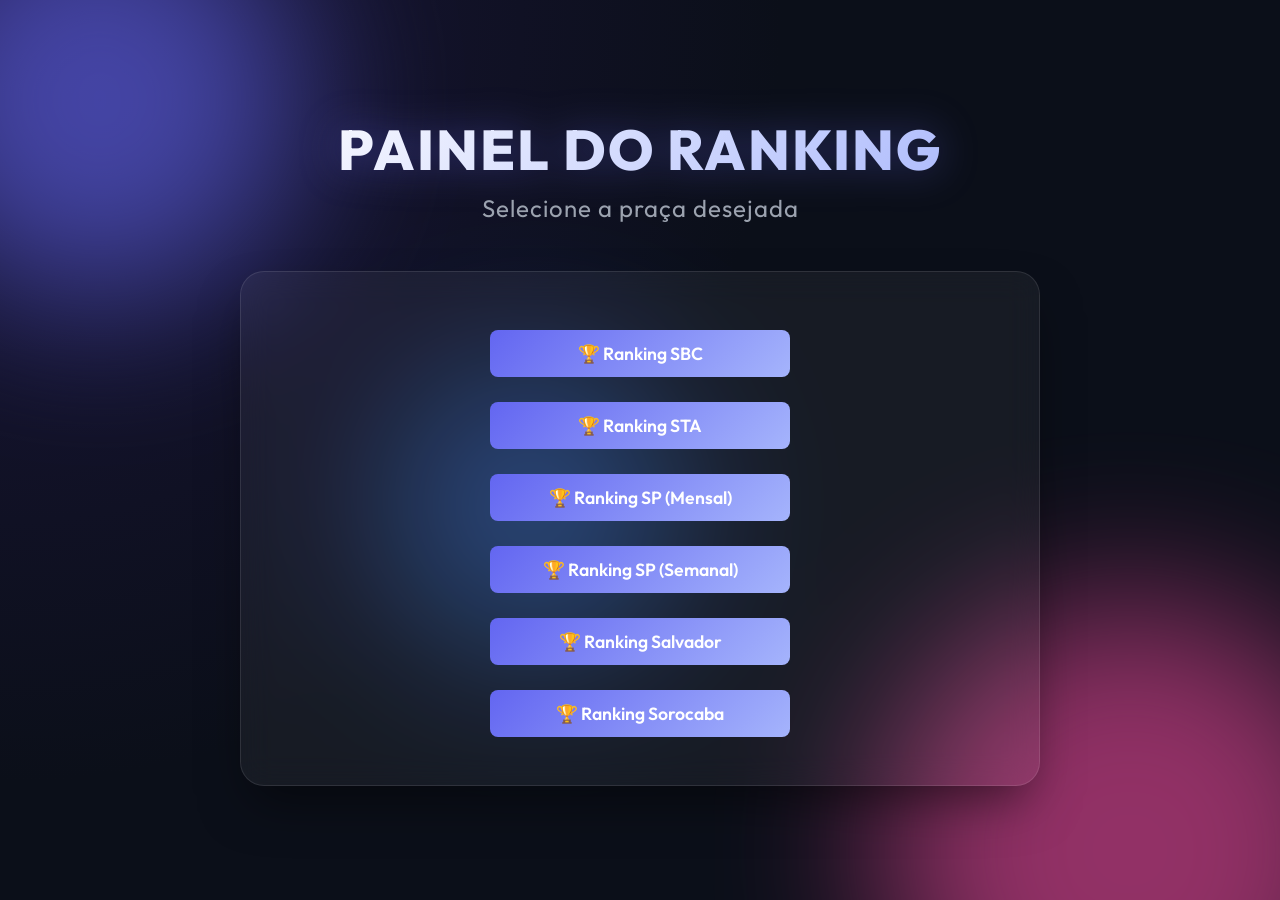
<file: index.html>
<!DOCTYPE html>
<html lang="pt-BR">

<head>
    <meta charset="UTF-8">
    <meta name="viewport" content="width=device-width, initial-scale=1.0">
    <title>Ranking Promo</title>
    <link rel="stylesheet" href="styles.css">
    <link href="https://fonts.googleapis.com/css2?family=Outfit:wght@300;400;600;800&display=swap" rel="stylesheet">
    <!-- Favicon para evitar erro 404 no console -->
    <link rel="icon" href="data:;base64,iVBORw0KGgo=">
</head>

<body>
    <div class="bg-orbs">
        <div class="orb orb-1"></div>
        <div class="orb orb-2"></div>
        <div class="orb orb-3"></div>
    </div>

    <div class="container">
        <header>
            <h1 class="glow-text">Painel do Ranking</h1>
            <h2 class="subtitle">Selecione a praça desejada</h2>
        </header>

        <main>
            <div class="glass-panel" style="text-align: center; padding: 3rem;">
                <div style="display: flex; flex-direction: column; gap: 15px; max-width: 300px; margin: 0 auto;">
                    <a href="/sbc" class="upload-btn" style="text-decoration: none; display: block;">🏆 Ranking SBC</a>
                    <a href="/sta" class="upload-btn" style="text-decoration: none; display: block;">🏆 Ranking STA</a>
                    <a href="/sp" class="upload-btn" style="text-decoration: none; display: block;">🏆 Ranking SP (Mensal)</a>
                    <a href="/sp2" class="upload-btn" style="text-decoration: none; display: block;">🏆 Ranking SP (Semanal)</a>
                    <a href="/salvador" class="upload-btn" style="text-decoration: none; display: block;">🏆 Ranking Salvador</a>
                    <a href="/sorocaba" class="upload-btn" style="text-decoration: none; display: block;">🏆 Ranking Sorocaba</a>
                </div>
            </div>
        </main>
    </div>
</body>

</html>
</file>
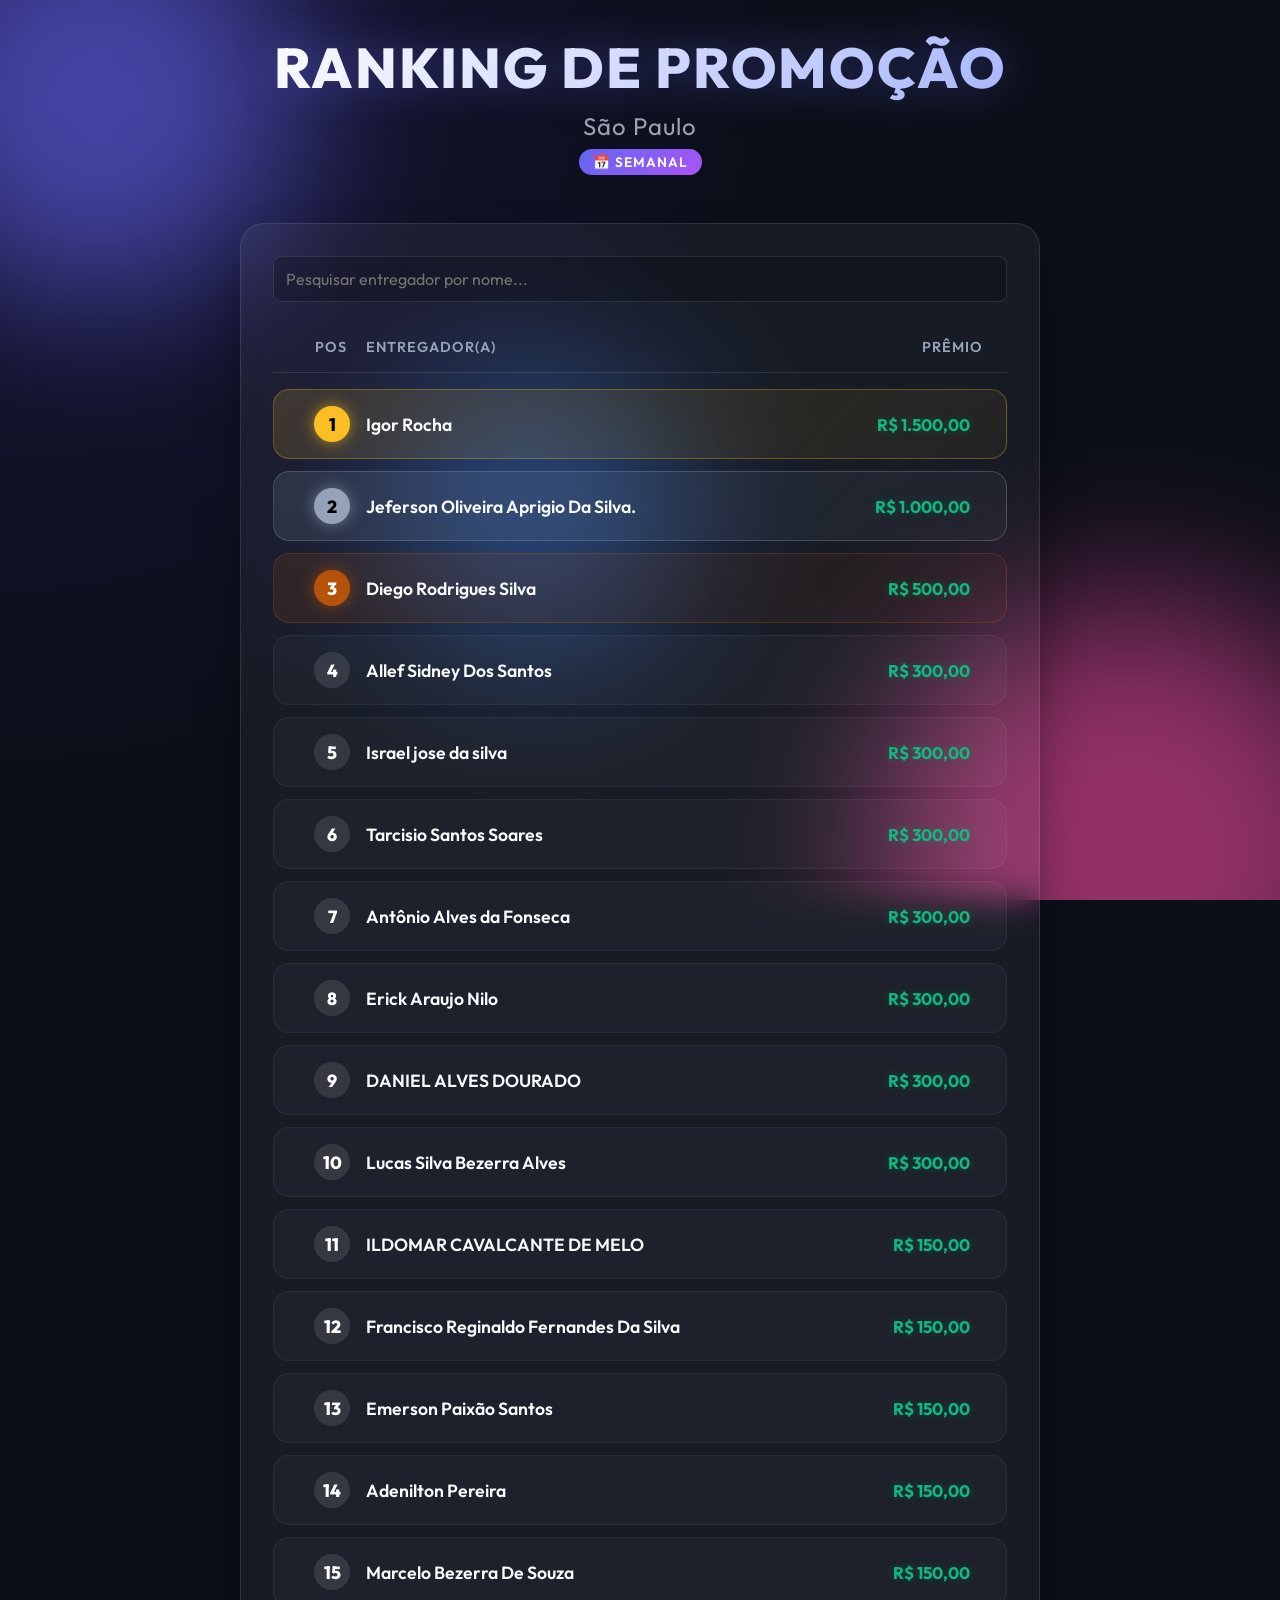
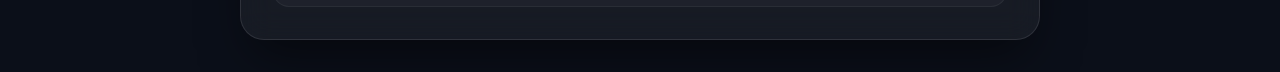
<file: sp/index.html>
<!DOCTYPE html>
<html lang="pt-BR">

<head>
    <meta charset="UTF-8">
    <meta name="viewport" content="width=device-width, initial-scale=1.0">
    <title>Ranking SP - Semanal</title>
    <link rel="stylesheet" href="../styles.css">
    <link href="https://fonts.googleapis.com/css2?family=Outfit:wght@300;400;600;800&display=swap" rel="stylesheet">
    <!-- Favicon para evitar erro 404 no console -->
    <link rel="icon" href="data:;base64,iVBORw0KGgo=">
    <style>
        .badge-semanal {
            display: inline-block;
            background: linear-gradient(135deg, #6366f1 0%, #a855f7 100%);
            color: #fff;
            font-size: 0.85rem;
            font-weight: 600;
            padding: 4px 14px;
            border-radius: 20px;
            margin-top: 8px;
            letter-spacing: 1px;
            text-transform: uppercase;
        }

        .premio-tag {
            font-weight: 700;
            font-size: 1.05rem;
            padding: 4px 12px;
            border-radius: 8px;
            white-space: nowrap;
        }

        .premio-dinheiro {
            color: #10b981;
            text-shadow: 0 0 10px rgba(16, 185, 129, 0.3);
        }

        .premio-kit {
            background: linear-gradient(135deg, rgba(251, 191, 36, 0.15), rgba(245, 158, 11, 0.15));
            color: #fbbf24;
            border: 1px solid rgba(251, 191, 36, 0.3);
            text-shadow: 0 0 8px rgba(251, 191, 36, 0.3);
            font-size: 0.95rem;
        }
    </style>
</head>

<body>
    <div class="bg-orbs">
        <div class="orb orb-1"></div>
        <div class="orb orb-2"></div>
        <div class="orb orb-3"></div>
    </div>

    <div class="container">
        <header>
            <h1 class="glow-text">Ranking de Promoção</h1>
            <h2 class="subtitle">São Paulo</h2>
            <div class="badge-semanal">📅 Semanal</div>
        </header>

        <main>
            <div class="glass-panel">
                <input type="text" id="searchInput" placeholder="Pesquisar entregador por nome..."
                    style="width: 100%; padding: 12px; margin-bottom: 20px; border-radius: 8px; border: 1px solid rgba(255,255,255,0.1); background: rgba(0,0,0,0.2); color: #fff; font-size: 1rem; outline: none;">
                <div class="ranking-header">
                    <div class="col-pos">Pos</div>
                    <div class="col-nome">Entregador(a)</div>
                    <div class="col-valor">Prêmio</div>
                </div>
                <div id="ranking-list" class="ranking-list">
                    <!-- 1º -->
                    <div class="ranking-item top-1">
                        <div class="col-pos"><div class="pos-badge">1</div></div>
                        <div class="col-nome item-nome">Igor Rocha</div>
                        <div class="col-valor"><span class="premio-tag premio-dinheiro">R$ 1.500,00</span></div>
                    </div>
                    <!-- 2º -->
                    <div class="ranking-item top-2">
                        <div class="col-pos"><div class="pos-badge">2</div></div>
                        <div class="col-nome item-nome">Jeferson Oliveira Aprigio Da Silva.</div>
                        <div class="col-valor"><span class="premio-tag premio-dinheiro">R$ 1.000,00</span></div>
                    </div>
                    <!-- 3º -->
                    <div class="ranking-item top-3">
                        <div class="col-pos"><div class="pos-badge">3</div></div>
                        <div class="col-nome item-nome">Diego Rodrigues Silva</div>
                        <div class="col-valor"><span class="premio-tag premio-dinheiro">R$ 500,00</span></div>
                    </div>
                    <!-- 4º -->
                    <div class="ranking-item">
                        <div class="col-pos"><div class="pos-badge">4</div></div>
                        <div class="col-nome item-nome">Allef Sidney Dos Santos</div>
                        <div class="col-valor"><span class="premio-tag premio-dinheiro">R$ 300,00</span></div>
                    </div>
                    <!-- 5º -->
                    <div class="ranking-item">
                        <div class="col-pos"><div class="pos-badge">5</div></div>
                        <div class="col-nome item-nome">Israel jose da silva</div>
                        <div class="col-valor"><span class="premio-tag premio-dinheiro">R$ 300,00</span></div>
                    </div>
                    <!-- 6º -->
                    <div class="ranking-item">
                        <div class="col-pos"><div class="pos-badge">6</div></div>
                        <div class="col-nome item-nome">Tarcisio Santos Soares</div>
                        <div class="col-valor"><span class="premio-tag premio-dinheiro">R$ 300,00</span></div>
                    </div>
                    <!-- 7º -->
                    <div class="ranking-item">
                        <div class="col-pos"><div class="pos-badge">7</div></div>
                        <div class="col-nome item-nome">Antônio Alves da Fonseca</div>
                        <div class="col-valor"><span class="premio-tag premio-dinheiro">R$ 300,00</span></div>
                    </div>
                    <!-- 8º -->
                    <div class="ranking-item">
                        <div class="col-pos"><div class="pos-badge">8</div></div>
                        <div class="col-nome item-nome">Erick Araujo Nilo</div>
                        <div class="col-valor"><span class="premio-tag premio-dinheiro">R$ 300,00</span></div>
                    </div>
                    <!-- 9º -->
                    <div class="ranking-item">
                        <div class="col-pos"><div class="pos-badge">9</div></div>
                        <div class="col-nome item-nome">DANIEL ALVES DOURADO</div>
                        <div class="col-valor"><span class="premio-tag premio-dinheiro">R$ 300,00</span></div>
                    </div>
                    <!-- 10º -->
                    <div class="ranking-item">
                        <div class="col-pos"><div class="pos-badge">10</div></div>
                        <div class="col-nome item-nome">Lucas Silva Bezerra Alves</div>
                        <div class="col-valor"><span class="premio-tag premio-dinheiro">R$ 300,00</span></div>
                    </div>
                    <!-- 11º -->
                    <div class="ranking-item">
                        <div class="col-pos"><div class="pos-badge">11</div></div>
                        <div class="col-nome item-nome">ILDOMAR CAVALCANTE DE MELO</div>
                        <div class="col-valor"><span class="premio-tag premio-dinheiro">R$ 150,00</span></div>
                    </div>
                    <!-- 12º -->
                    <div class="ranking-item">
                        <div class="col-pos"><div class="pos-badge">12</div></div>
                        <div class="col-nome item-nome">Francisco Reginaldo Fernandes Da Silva</div>
                        <div class="col-valor"><span class="premio-tag premio-dinheiro">R$ 150,00</span></div>
                    </div>
                    <!-- 13º -->
                    <div class="ranking-item">
                        <div class="col-pos"><div class="pos-badge">13</div></div>
                        <div class="col-nome item-nome">Emerson Paixão Santos</div>
                        <div class="col-valor"><span class="premio-tag premio-dinheiro">R$ 150,00</span></div>
                    </div>
                    <!-- 14º -->
                    <div class="ranking-item">
                        <div class="col-pos"><div class="pos-badge">14</div></div>
                        <div class="col-nome item-nome">Adenilton Pereira</div>
                        <div class="col-valor"><span class="premio-tag premio-dinheiro">R$ 150,00</span></div>
                    </div>
                    <!-- 15º -->
                    <div class="ranking-item">
                        <div class="col-pos"><div class="pos-badge">15</div></div>
                        <div class="col-nome item-nome">Marcelo Bezerra De Souza</div>
                        <div class="col-valor"><span class="premio-tag premio-dinheiro">R$ 150,00</span></div>
                    </div>
                </div>
            </div>
        </main>
    </div>

    <script>
        document.getElementById('searchInput').addEventListener('input', function (e) {
            const term = e.target.value.toLowerCase();
            document.querySelectorAll('.ranking-item').forEach(item => {
                const nome = item.querySelector('.item-nome').textContent.toLowerCase();
                item.style.display = nome.includes(term) ? '' : 'none';
            });
        });
    </script>
</body>

</html>
</file>
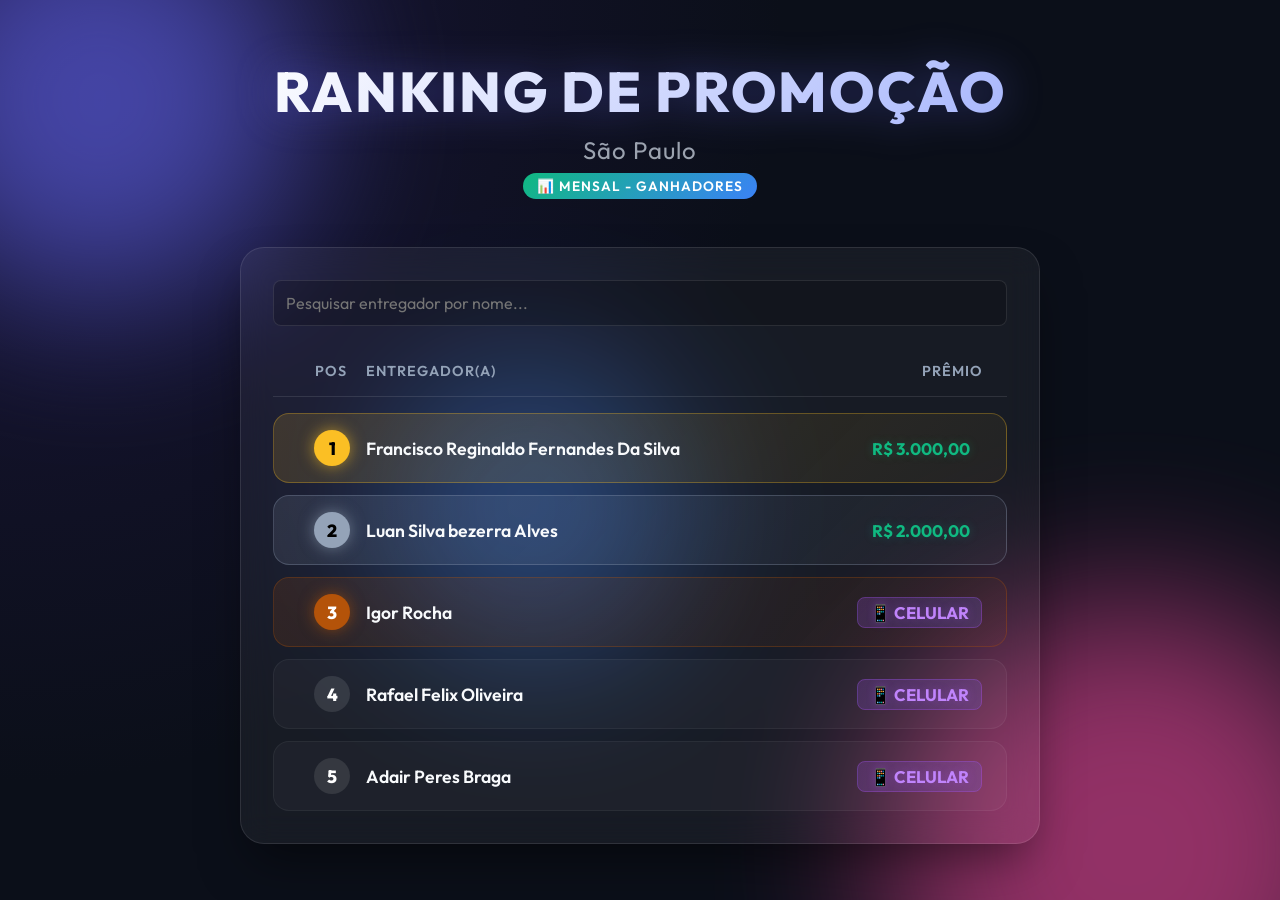
<file: sp2/index.html>
<!DOCTYPE html>
<html lang="pt-BR">

<head>
    <meta charset="UTF-8">
    <meta name="viewport" content="width=device-width, initial-scale=1.0">
    <title>Ranking SP - Mensal</title>
    <link rel="stylesheet" href="../styles.css">
    <link href="https://fonts.googleapis.com/css2?family=Outfit:wght@300;400;600;800&display=swap" rel="stylesheet">
    <!-- Favicon para evitar erro 404 no console -->
    <link rel="icon" href="data:;base64,iVBORw0KGgo=">
    <style>
        .badge-mensal {
            display: inline-block;
            background: linear-gradient(135deg, #10b981 0%, #3b82f6 100%);
            color: #fff;
            font-size: 0.85rem;
            font-weight: 600;
            padding: 4px 14px;
            border-radius: 20px;
            margin-top: 8px;
            letter-spacing: 1px;
            text-transform: uppercase;
        }

        .premio-tag {
            font-weight: 700;
            font-size: 1.05rem;
            padding: 4px 12px;
            border-radius: 8px;
            white-space: nowrap;
        }

        .premio-dinheiro {
            color: #10b981;
            text-shadow: 0 0 10px rgba(16, 185, 129, 0.3);
        }

        .premio-celular {
            background: linear-gradient(135deg, rgba(168, 85, 247, 0.2), rgba(99, 102, 241, 0.2));
            color: #c084fc;
            border: 1px solid rgba(168, 85, 247, 0.3);
            text-shadow: 0 0 10px rgba(168, 85, 247, 0.3);
        }
    </style>
</head>

<body>
    <div class="bg-orbs">
        <div class="orb orb-1"></div>
        <div class="orb orb-2"></div>
        <div class="orb orb-3"></div>
    </div>

    <div class="container">
        <header>
            <h1 class="glow-text">Ranking de Promoção</h1>
            <h2 class="subtitle">São Paulo</h2>
            <div class="badge-mensal">📊 Mensal - Ganhadores</div>
        </header>

        <main>
            <div class="glass-panel">
                <input type="text" id="searchInput" placeholder="Pesquisar entregador por nome..."
                    style="width: 100%; padding: 12px; margin-bottom: 20px; border-radius: 8px; border: 1px solid rgba(255,255,255,0.1); background: rgba(0,0,0,0.2); color: #fff; font-size: 1rem; outline: none;">
                <div class="ranking-header">
                    <div class="col-pos">Pos</div>
                    <div class="col-nome">Entregador(a)</div>
                    <div class="col-valor">Prêmio</div>
                </div>
                <div id="ranking-list" class="ranking-list">
                    <!-- 1º -->
                    <div class="ranking-item top-1">
                        <div class="col-pos"><div class="pos-badge">1</div></div>
                        <div class="col-nome item-nome">Francisco Reginaldo Fernandes Da Silva</div>
                        <div class="col-valor"><span class="premio-tag premio-dinheiro">R$ 3.000,00</span></div>
                    </div>
                    <!-- 2º -->
                    <div class="ranking-item top-2">
                        <div class="col-pos"><div class="pos-badge">2</div></div>
                        <div class="col-nome item-nome">Luan Silva bezerra Alves</div>
                        <div class="col-valor"><span class="premio-tag premio-dinheiro">R$ 2.000,00</span></div>
                    </div>
                    <!-- 3º -->
                    <div class="ranking-item top-3">
                        <div class="col-pos"><div class="pos-badge">3</div></div>
                        <div class="col-nome item-nome">Igor Rocha</div>
                        <div class="col-valor"><span class="premio-tag premio-celular">📱 CELULAR</span></div>
                    </div>
                    <!-- 4º -->
                    <div class="ranking-item">
                        <div class="col-pos"><div class="pos-badge">4</div></div>
                        <div class="col-nome item-nome">Rafael Felix Oliveira</div>
                        <div class="col-valor"><span class="premio-tag premio-celular">📱 CELULAR</span></div>
                    </div>
                    <!-- 5º -->
                    <div class="ranking-item">
                        <div class="col-pos"><div class="pos-badge">5</div></div>
                        <div class="col-nome item-nome">Adair Peres Braga</div>
                        <div class="col-valor"><span class="premio-tag premio-celular">📱 CELULAR</span></div>
                    </div>
                </div>
            </div>
        </main>
    </div>

    <script>
        document.getElementById('searchInput').addEventListener('input', function (e) {
            const term = e.target.value.toLowerCase();
            document.querySelectorAll('.ranking-item').forEach(item => {
                const nome = item.querySelector('.item-nome').textContent.toLowerCase();
                item.style.display = nome.includes(term) ? '' : 'none';
            });
        });
    </script>
</body>

</html>
</file>
<file: styles.css>
* {
    margin: 0;
    padding: 0;
    box-sizing: border-box;
    font-family: 'Outfit', sans-serif;
}

body {
    background-color: #0b0f19;
    color: #ffffff;
    min-height: 100vh;
    display: flex;
    justify-content: center;
    align-items: center;
    overflow-x: hidden;
    position: relative;
    padding: 2rem 1rem;
}

/* Background Animated Gradient / Orbs */
.bg-orbs {
    position: fixed;
    top: 0;
    left: 0;
    width: 100vw;
    height: 100vh;
    overflow: hidden;
    z-index: -1;
    background: radial-gradient(circle at top left, #1a153a 0%, #0b0f19 50%),
        radial-gradient(circle at bottom right, #0d293e 0%, #0b0f19 50%);
}

.orb {
    position: absolute;
    border-radius: 50%;
    filter: blur(80px);
    opacity: 0.6;
    animation: float 20s infinite alternate ease-in-out;
}

.orb-1 {
    width: 400px;
    height: 400px;
    background: #6366f1;
    top: -100px;
    left: -100px;
    animation-delay: 0s;
}

.orb-2 {
    width: 500px;
    height: 500px;
    background: #ec4899;
    bottom: -200px;
    right: -100px;
    animation-delay: -5s;
}

.orb-3 {
    width: 300px;
    height: 300px;
    background: #3b82f6;
    top: 40%;
    left: 30%;
    animation-delay: -10s;
    opacity: 0.4;
}

@keyframes float {
    0% {
        transform: translate(0, 0);
    }

    100% {
        transform: translate(100px, 50px);
    }
}

.container {
    width: 100%;
    max-width: 800px;
    z-index: 10;
}

header {
    text-align: center;
    margin-bottom: 3rem;
    animation: fadeInDown 1s ease forwards;
}

.glow-text {
    font-size: 3.5rem;
    font-weight: 800;
    background: linear-gradient(135deg, #fff 0%, #a5b4fc 100%);
    -webkit-background-clip: text;
    -webkit-text-fill-color: transparent;
    text-transform: uppercase;
    letter-spacing: 2px;
    margin-bottom: 0.5rem;
    filter: drop-shadow(0 0 20px rgba(99, 102, 241, 0.4));
}

.subtitle {
    font-size: 1.5rem;
    font-weight: 400;
    color: #9ca3af;
    letter-spacing: 1px;
}

/* Glassmorphism Panel */
.glass-panel {
    background: rgba(255, 255, 255, 0.05);
    backdrop-filter: blur(16px);
    -webkit-backdrop-filter: blur(16px);
    border: 1px solid rgba(255, 255, 255, 0.1);
    border-radius: 24px;
    padding: 2rem;
    box-shadow: 0 25px 50px -12px rgba(0, 0, 0, 0.5);
    animation: fadeInUp 1s ease 0.2s forwards;
    opacity: 0;
    transform: translateY(20px);
}

.ranking-header {
    display: flex;
    padding: 1rem 1.5rem;
    border-bottom: 1px solid rgba(255, 255, 255, 0.1);
    font-weight: 600;
    color: #94a3b8;
    text-transform: uppercase;
    font-size: 0.9rem;
    letter-spacing: 1px;
    margin-bottom: 1rem;
}

.col-pos {
    width: 10%;
    text-align: center;
}

.col-nome {
    width: 60%;
}

.col-valor {
    width: 30%;
    text-align: right;
}

.ranking-list {
    display: flex;
    flex-direction: column;
    gap: 0.75rem;
}

.ranking-item {
    display: flex;
    align-items: center;
    padding: 1rem 1.5rem;
    background: rgba(255, 255, 255, 0.03);
    border-radius: 16px;
    border: 1px solid rgba(255, 255, 255, 0.05);
    transition: all 0.3s ease;
    cursor: default;
    position: relative;
    overflow: hidden;
}

.ranking-item:hover {
    background: rgba(255, 255, 255, 0.08);
    transform: translateY(-2px);
    border-color: rgba(99, 102, 241, 0.4);
    box-shadow: 0 10px 25px -5px rgba(0, 0, 0, 0.3);
}

/* Top 3 Stylings */
.ranking-item.top-1 {
    background: linear-gradient(135deg, rgba(251, 191, 36, 0.15) 0%, rgba(251, 191, 36, 0.05) 100%);
    border-color: rgba(251, 191, 36, 0.3);
}

.ranking-item.top-1 .pos-badge {
    background: #fbbf24;
    color: #000;
    box-shadow: 0 0 15px rgba(251, 191, 36, 0.6);
}

.ranking-item.top-2 {
    background: linear-gradient(135deg, rgba(148, 163, 184, 0.15) 0%, rgba(148, 163, 184, 0.05) 100%);
    border-color: rgba(148, 163, 184, 0.3);
}

.ranking-item.top-2 .pos-badge {
    background: #94a3b8;
    color: #000;
    box-shadow: 0 0 15px rgba(148, 163, 184, 0.6);
}

.ranking-item.top-3 {
    background: linear-gradient(135deg, rgba(180, 83, 9, 0.15) 0%, rgba(180, 83, 9, 0.05) 100%);
    border-color: rgba(180, 83, 9, 0.3);
}

.ranking-item.top-3 .pos-badge {
    background: #b45309;
    color: #fff;
    box-shadow: 0 0 15px rgba(180, 83, 9, 0.6);
}

.pos-badge {
    width: 36px;
    height: 36px;
    border-radius: 50%;
    background: rgba(255, 255, 255, 0.1);
    display: flex;
    justify-content: center;
    align-items: center;
    font-weight: 800;
    font-size: 1.1rem;
    margin: 0 auto;
}

.item-nome {
    font-weight: 600;
    font-size: 1.1rem;
    color: #f8fafc;
}

.item-valor {
    font-weight: 800;
    font-size: 1.25rem;
    color: #10b981;
    text-shadow: 0 0 10px rgba(16, 185, 129, 0.3);
}

.loading,
.error-msg,
.empty-msg {
    text-align: center;
    padding: 3rem;
    color: #94a3b8;
    font-style: italic;
}

.error-msg {
    color: #ef4444;
}

@keyframes fadeInDown {
    from {
        opacity: 0;
        transform: translateY(-20px);
    }

    to {
        opacity: 1;
        transform: translateY(0);
    }
}

@keyframes fadeInUp {
    from {
        opacity: 0;
        transform: translateY(20px);
    }

    to {
        opacity: 1;
        transform: translateY(0);
    }
}

@media (max-width: 600px) {
    .container {
        padding: 0.5rem;
    }

    .glow-text {
        font-size: 2rem;
    }

    .subtitle {
        font-size: 1.2rem;
    }

    .glass-panel {
        padding: 1.5rem 1rem;
    }

    .ranking-header {
        font-size: 0.8rem;
        padding: 0.5rem;
    }

    .ranking-item {
        padding: 0.75rem 0.5rem;
    }

    .pos-badge {
        width: 30px;
        height: 30px;
        font-size: 0.9rem;
    }

    .item-nome {
        font-size: 0.95rem;
    }

    .item-valor {
        font-size: 1.05rem;
        width: 40%;
        text-align: right;
    }

    .col-nome {
        width: 50%;
    }
}

.upload-btn {
    background: linear-gradient(135deg, #6366f1 0%, #a5b4fc 100%);
    color: #fff;
    border: none;
    padding: 12px 24px;
    border-radius: 8px;
    font-size: 1.1rem;
    font-weight: 600;
    cursor: pointer;
    transition: transform 0.2s, box-shadow 0.2s;
    width: 100%;
    margin-top: 10px;
}

.upload-btn:hover {
    transform: translateY(-2px);
    box-shadow: 0 10px 20px rgba(99, 102, 241, 0.4);
}

.upload-btn:disabled {
    opacity: 0.5;
    cursor: not-allowed;
    transform: none;
    box-shadow: none;
}

.upload-btn-return {
    display: inline-block;
    margin: 15px 10px 0 10px;
    color: #9ca3af;
    text-decoration: none;
    font-size: 0.9rem;
    transition: color 0.2s;
}

.upload-btn-return:hover {
    color: #fff;
}
</file>
